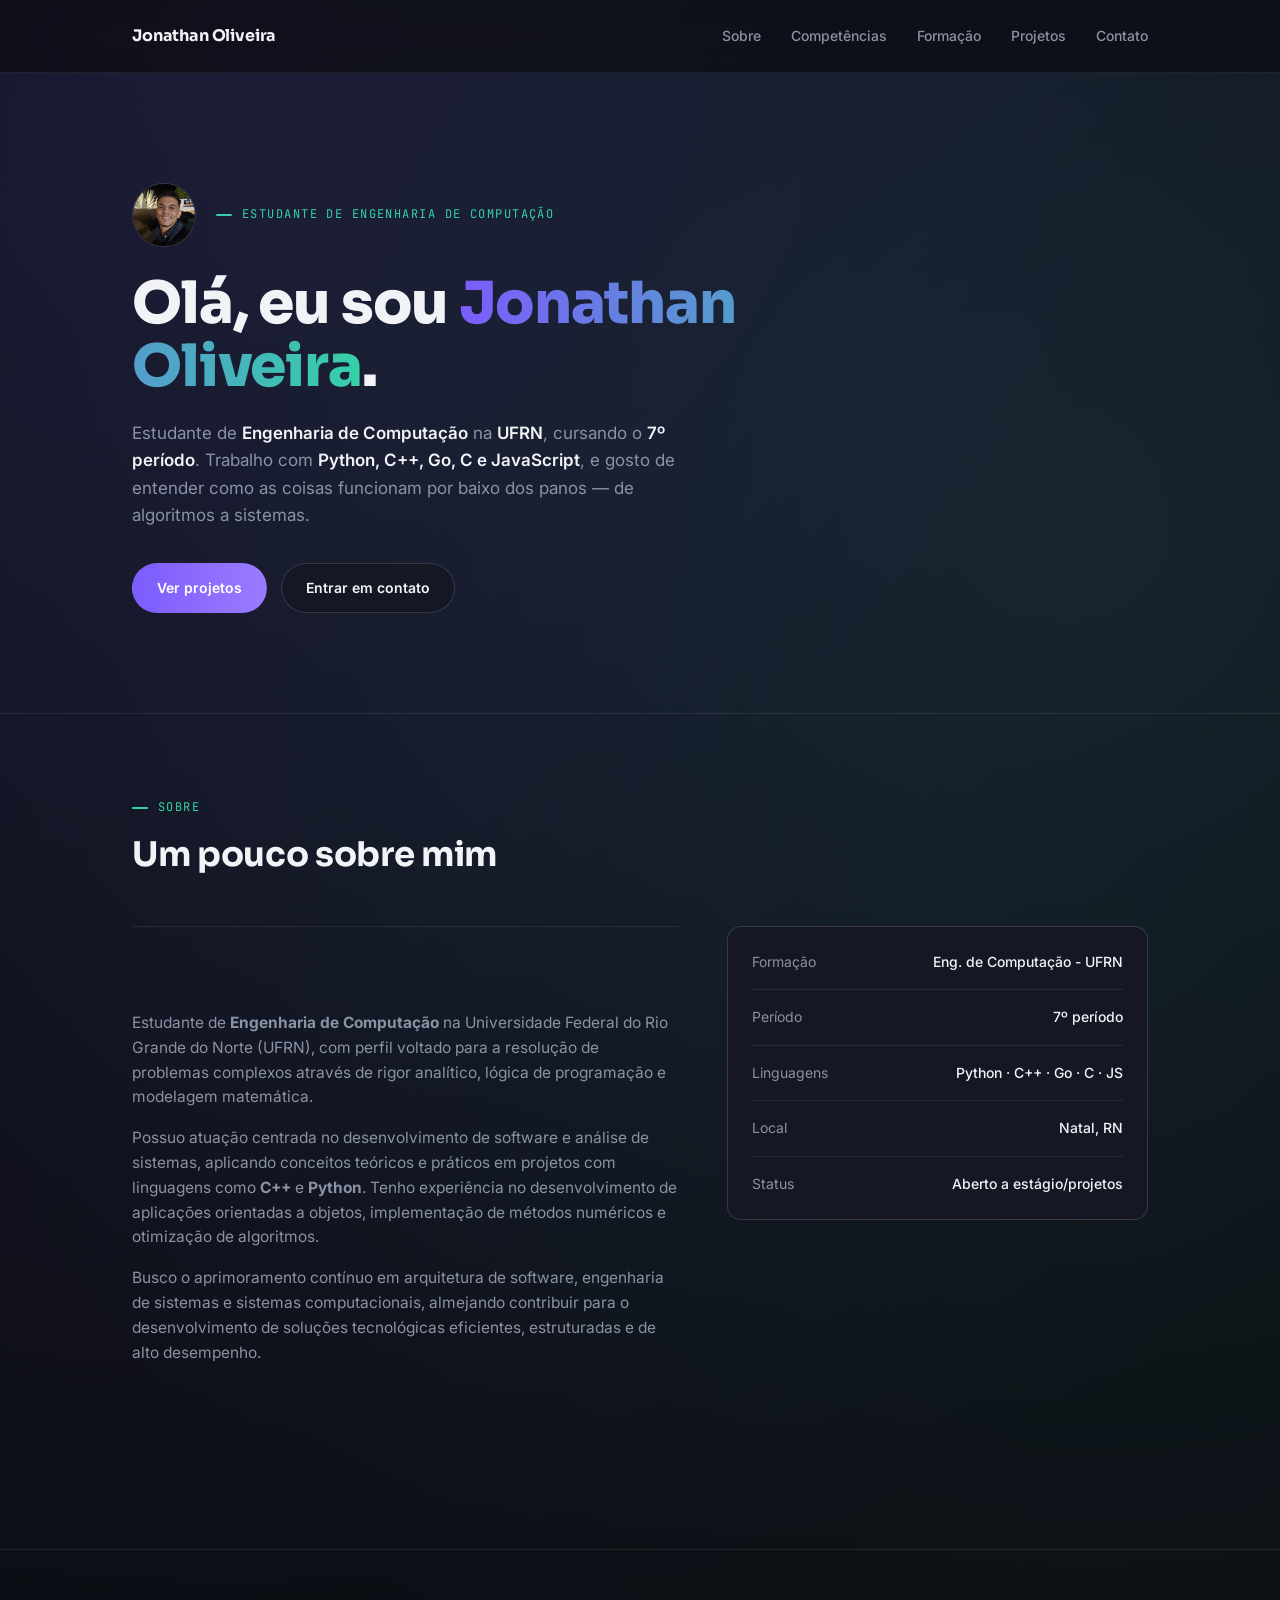
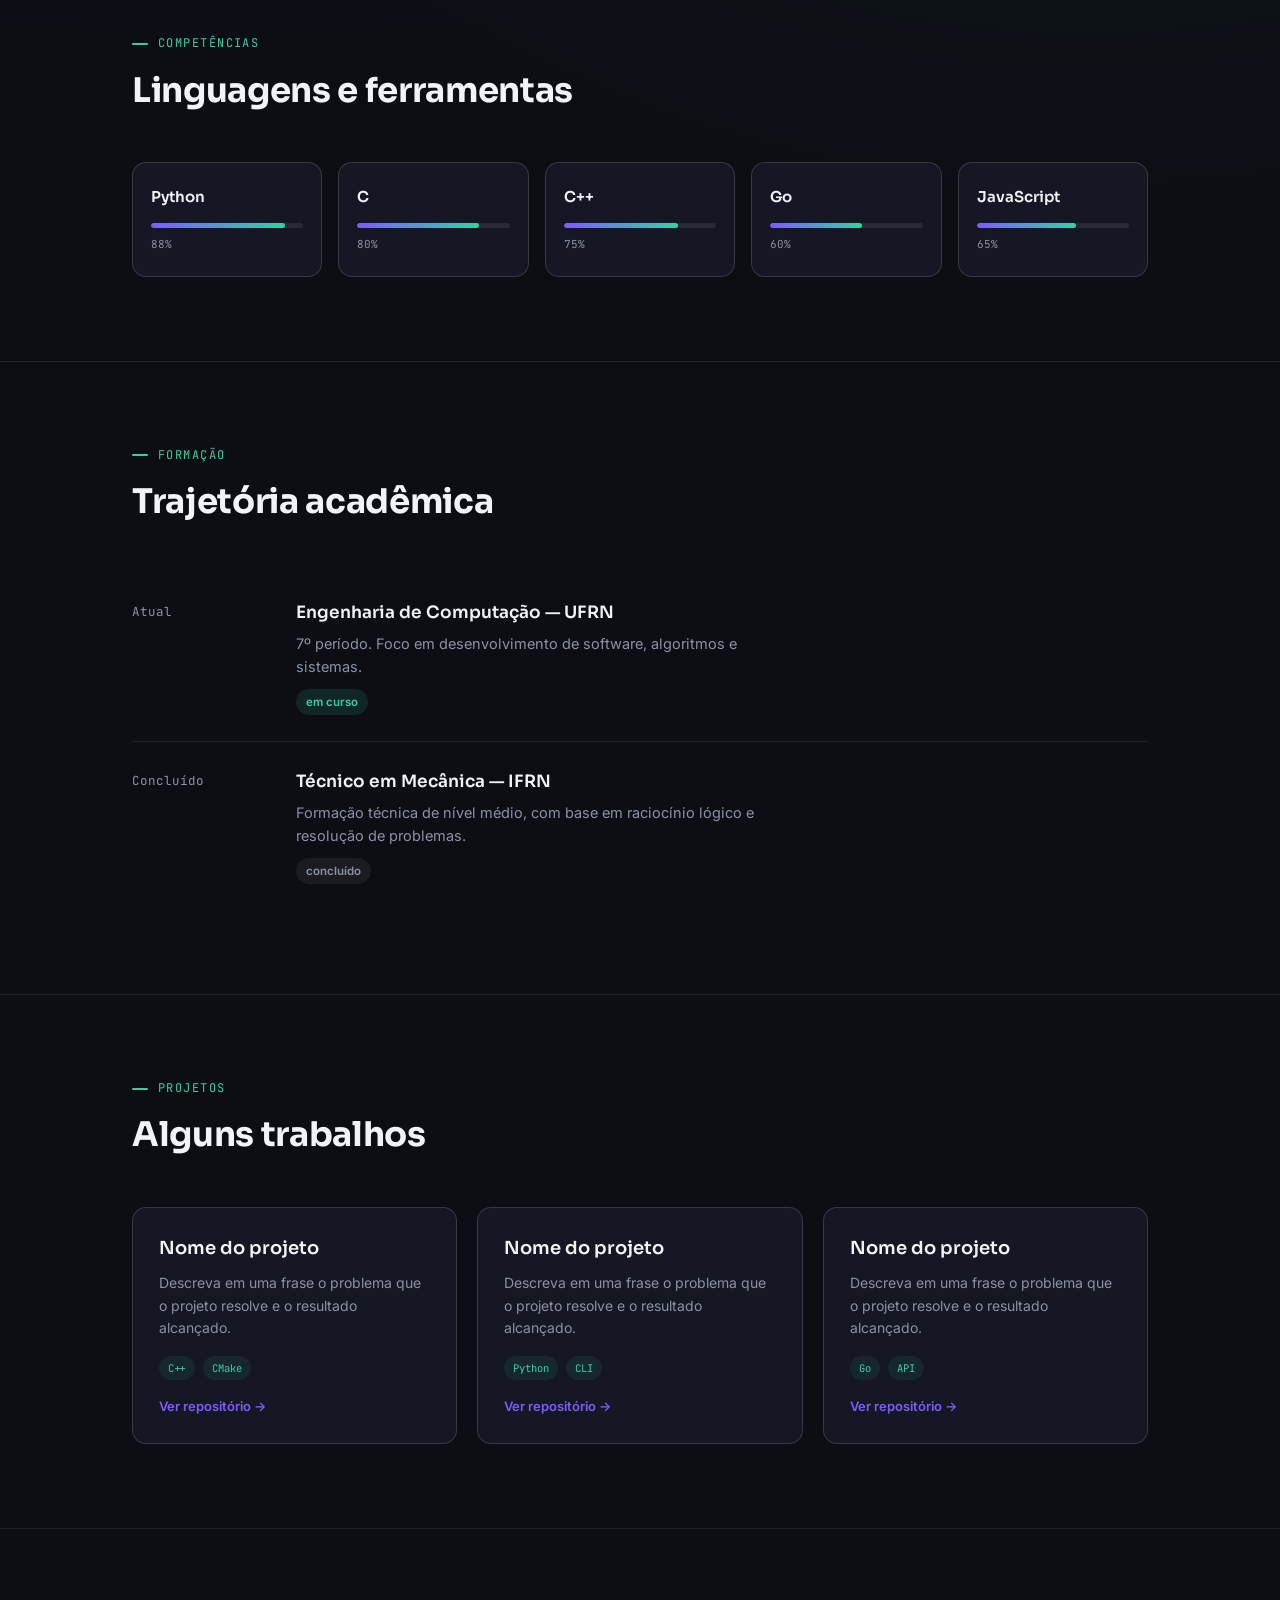
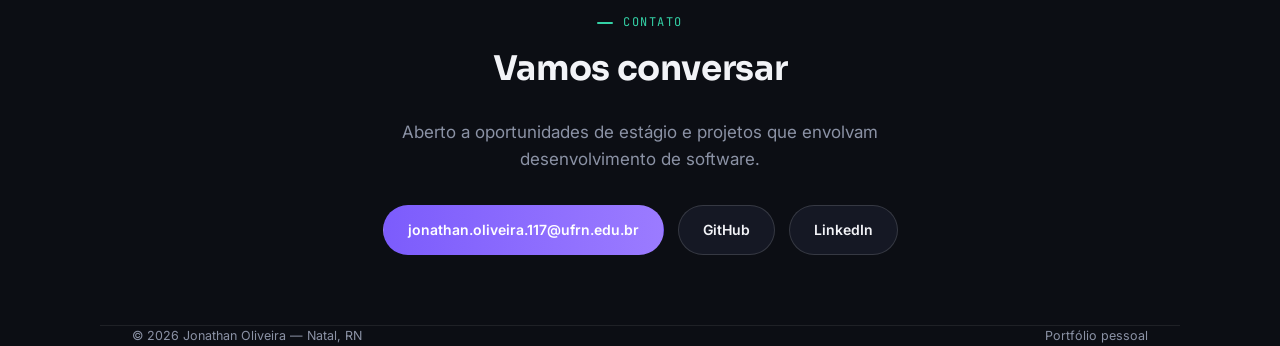
<file: index.html>
<!DOCTYPE html>
<html lang="pt-BR">
<head>
<meta charset="UTF-8">
<meta name="viewport" content="width=device-width, initial-scale=1.0">
<title>Portfólio — Engenharia de Computação</title>
<link rel="preconnect" href="https://fonts.googleapis.com">
<link rel="preconnect" href="https://fonts.gstatic.com" crossorigin>
<link href="https://fonts.googleapis.com/css2?family=Sora:wght@400;500;600;700;800&family=Inter:wght@400;500;600&family=JetBrains+Mono:wght@400;500;600&display=swap" rel="stylesheet">
<link rel="stylesheet" href="styles.css">
</head>
<body>

<header>
  <nav class="wrap">
    <div class="brand">Jonathan Oliveira</div>
    <ul>
      <li><a href="#sobre">Sobre</a></li>
      <li><a href="#skills">Competências</a></li>
      <li><a href="#formacao">Formação</a></li>
      <li><a href="#projetos">Projetos</a></li>
      <li><a href="#contato">Contato</a></li>
    </ul>
  </nav>
</header>

<main>
  <!-- HERO -->
  <section class="hero" style="border-top:none;">
    <div class="wrap">
      <div class="hero-top">
        <div class="avatar" id="avatarBox">
          <img id="profilePhoto" src="photo.JPG" alt="Foto de perfil">
          <div class="avatar-placeholder">
            <svg width="24" height="24" viewBox="0 0 24 24" fill="none" stroke="currentColor" stroke-width="1.6">
              <circle cx="12" cy="8" r="4"/>
              <path d="M4 21c0-4.4 3.6-8 8-8s8 3.6 8 8"/>
            </svg>
          </div>
        </div>
        <div class="eyebrow">Estudante de Engenharia de Computação</div>
      </div>

      <h1>Olá, eu sou <span class="accent">Jonathan Oliveira</span>.</h1>
      <p class="lede">
        Estudante de <b>Engenharia de Computação</b> na <b>UFRN</b>, cursando o <b>7º período</b>.
        Trabalho com <b>Python, C++, Go, C e JavaScript</b>, e gosto de entender como as coisas
        funcionam por baixo dos panos — de algoritmos a sistemas.
      </p>
      <div class="cta-row">
        <a href="#projetos" class="btn primary">Ver projetos</a>
        <a href="#contato" class="btn ghost">Entrar em contato</a>
      </div>
    </div>
  </section>

  <!-- ABOUT -->
  <section id="sobre">
    <div class="wrap">
      <div class="sec-head">
        <div class="eyebrow">Sobre</div>
        <h2>Um pouco sobre mim</h2>
      </div>

      <div class="about-grid">
        <div>
          <section id="sobre">
  <p>
    Estudante de <strong>Engenharia de Computação</strong> na Universidade Federal do Rio Grande do Norte (UFRN), com perfil voltado para a resolução de problemas complexos através de rigor analítico, lógica de programação e modelagem matemática.
  </p>
  <p>
    Possuo atuação centrada no desenvolvimento de software e análise de sistemas, aplicando conceitos teóricos e práticos em projetos com linguagens como <strong>C++</strong> e <strong>Python</strong>. Tenho experiência no desenvolvimento de aplicações orientadas a objetos, implementação de métodos numéricos e otimização de algoritmos.
  </p>
  <p>
    Busco o aprimoramento contínuo em arquitetura de software, engenharia de sistemas e sistemas computacionais, almejando contribuir para o desenvolvimento de soluções tecnológicas eficientes, estruturadas e de alto desempenho.
  </p>
</section>
        </div>

        <div class="info-card">
          <div class="info-row"><span>Formação</span><span>Eng. de Computação - UFRN</span></div>
          <div class="info-row"><span>Período</span><span>7º período</span></div>
          <div class="info-row"><span>Linguagens</span><span>Python · C++ · Go · C · JS</span></div>
          <div class="info-row"><span>Local</span><span>Natal, RN</span></div>
          <div class="info-row"><span>Status</span><span>Aberto a estágio/projetos</span></div>
        </div>
      </div>
    </div>
  </section>

  <!-- SKILLS -->
  <section id="skills">
    <div class="wrap">
      <div class="sec-head">
        <div class="eyebrow">Competências</div>
        <h2>Linguagens e ferramentas</h2>
      </div>

      <div class="skills-grid" id="skillsGrid"></div>
    </div>
  </section>

  <!-- EDUCATION -->
  <section id="formacao">
    <div class="wrap">
      <div class="sec-head">
        <div class="eyebrow">Formação</div>
        <h2>Trajetória acadêmica</h2>
      </div>

      <div class="timeline">
        <div class="tl-item">
          <div class="tl-date">Atual</div>
          <div>
            <h3>Engenharia de Computação — UFRN</h3>
            <p>7º período. Foco em desenvolvimento de software, algoritmos e sistemas.</p>
            <span class="tl-status">em curso</span>
          </div>
        </div>
        <div class="tl-item">
          <div class="tl-date">Concluído</div>
          <div>
            <h3>Técnico em Mecânica — IFRN</h3>
            <p>Formação técnica de nível médio, com base em raciocínio lógico e resolução de problemas.</p>
            <span class="tl-status past">concluído</span>
          </div>
        </div>
      </div>
    </div>
  </section>

  <!-- PROJECTS -->
  <section id="projetos">
    <div class="wrap">
      <div class="sec-head">
        <div class="eyebrow">Projetos</div>
        <h2>Alguns trabalhos</h2>
      </div>

      <div class="proj-grid">
        <div class="proj-card">
          <h3>Nome do projeto</h3>
          <p>Descreva em uma frase o problema que o projeto resolve e o resultado alcançado.</p>
          <div class="proj-tags"><span class="tag">C++</span><span class="tag">CMake</span></div>
          <a href="#" class="proj-link">Ver repositório →</a>
        </div>
        <div class="proj-card">
          <h3>Nome do projeto</h3>
          <p>Descreva em uma frase o problema que o projeto resolve e o resultado alcançado.</p>
          <div class="proj-tags"><span class="tag">Python</span><span class="tag">CLI</span></div>
          <a href="#" class="proj-link">Ver repositório →</a>
        </div>
        <div class="proj-card">
          <h3>Nome do projeto</h3>
          <p>Descreva em uma frase o problema que o projeto resolve e o resultado alcançado.</p>
          <div class="proj-tags"><span class="tag">Go</span><span class="tag">API</span></div>
          <a href="#" class="proj-link">Ver repositório →</a>
        </div>
      </div>
    </div>
  </section>

  <!-- CONTACT -->
  <section id="contato" class="contact">
    <div class="wrap">
      <div class="eyebrow">Contato</div>
      <h2>Vamos conversar</h2>
      <p class="lede">Aberto a oportunidades de estágio e projetos que envolvam desenvolvimento de software.</p>
      <div class="contact-row">
        <a href="mailto:seuemail@exemplo.com" class="btn primary">jonathan.oliveira.117@ufrn.edu.br</a>
        <a href="https://github.com/JonathanOliveir4" target="_blank" rel="noopener noreferrer" class="btn ghost">GitHub</a>
        <a href="https://www.linkedin.com/in/jjonathanoliveira" target="_blank" rel="noopener noreferrer" class="btn ghost">LinkedIn</a>
      </div>
    </div>
  </section>
</main>

<footer class="wrap">
  <span>© 2026 Jonathan Oliveira — Natal, RN</span>
  <span>Portfólio pessoal</span>
</footer>

<script src="script.js"></script>

</body>
</html>
</file>
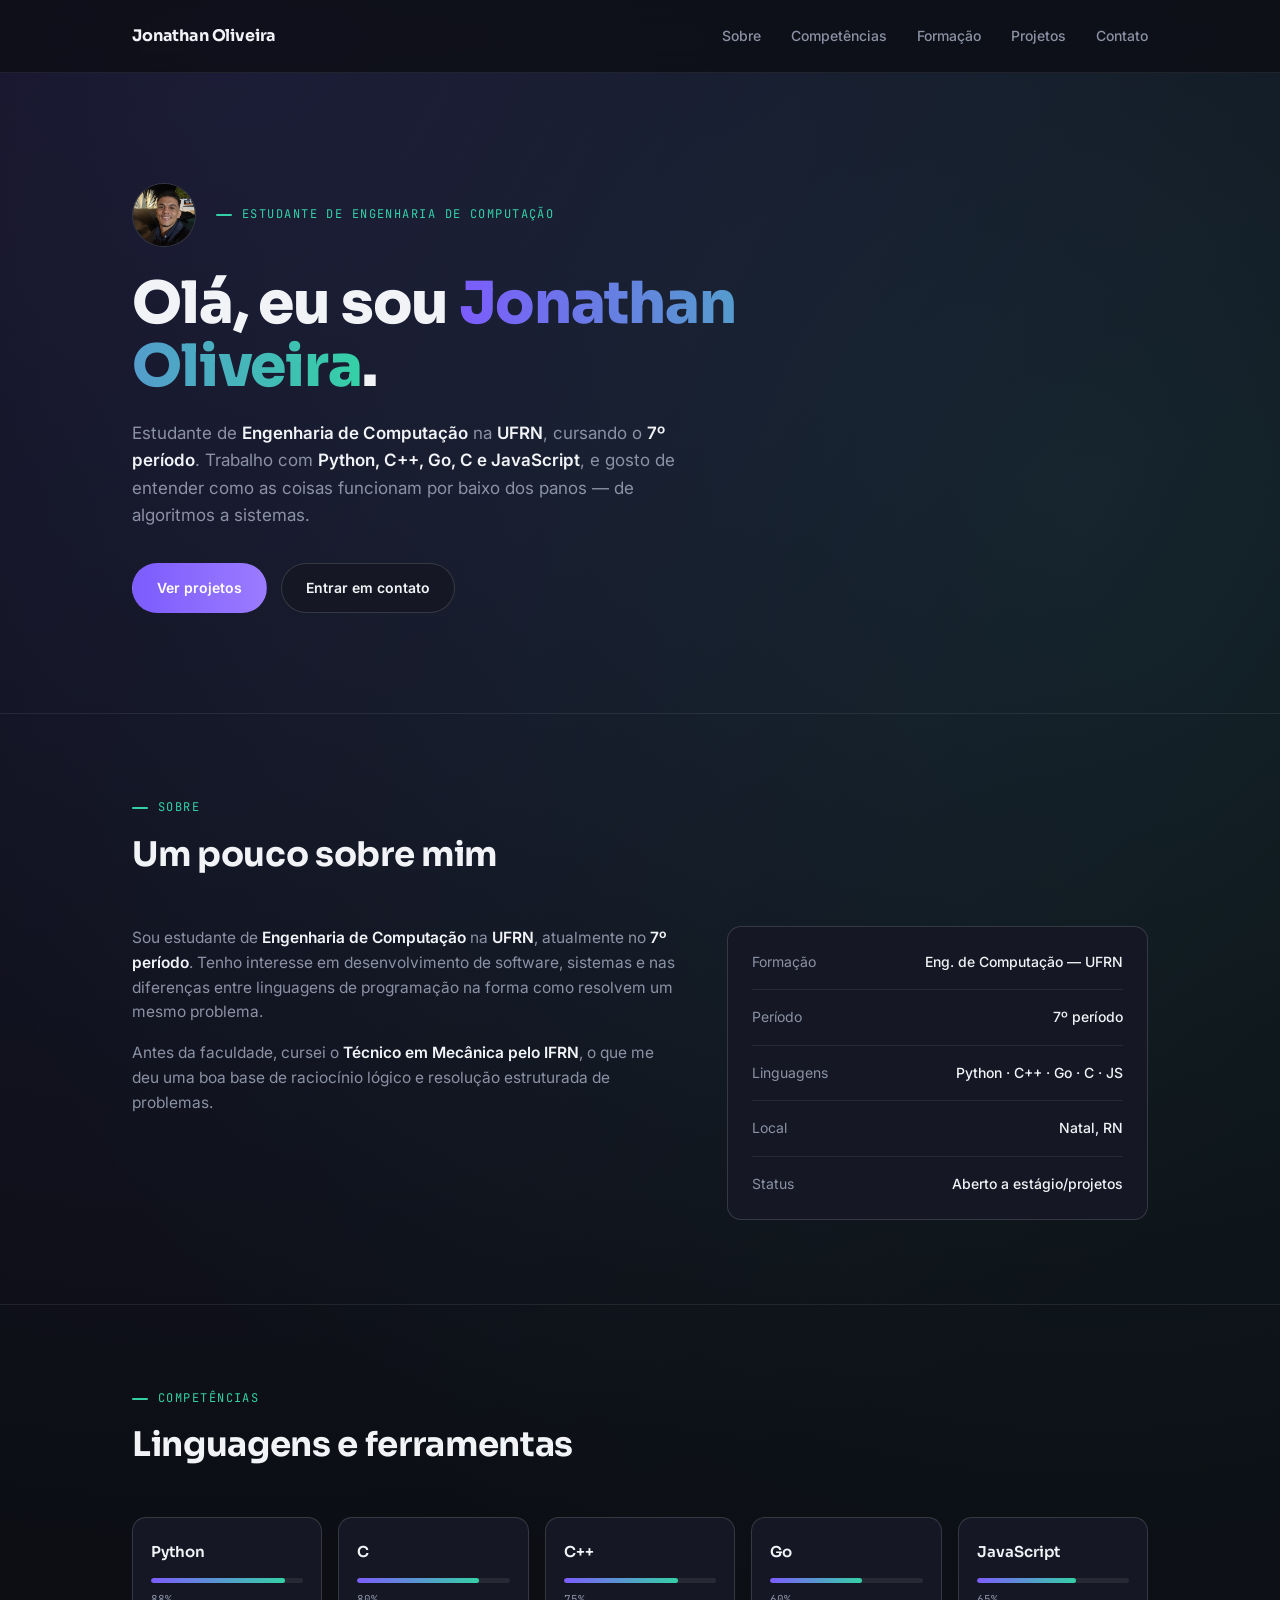
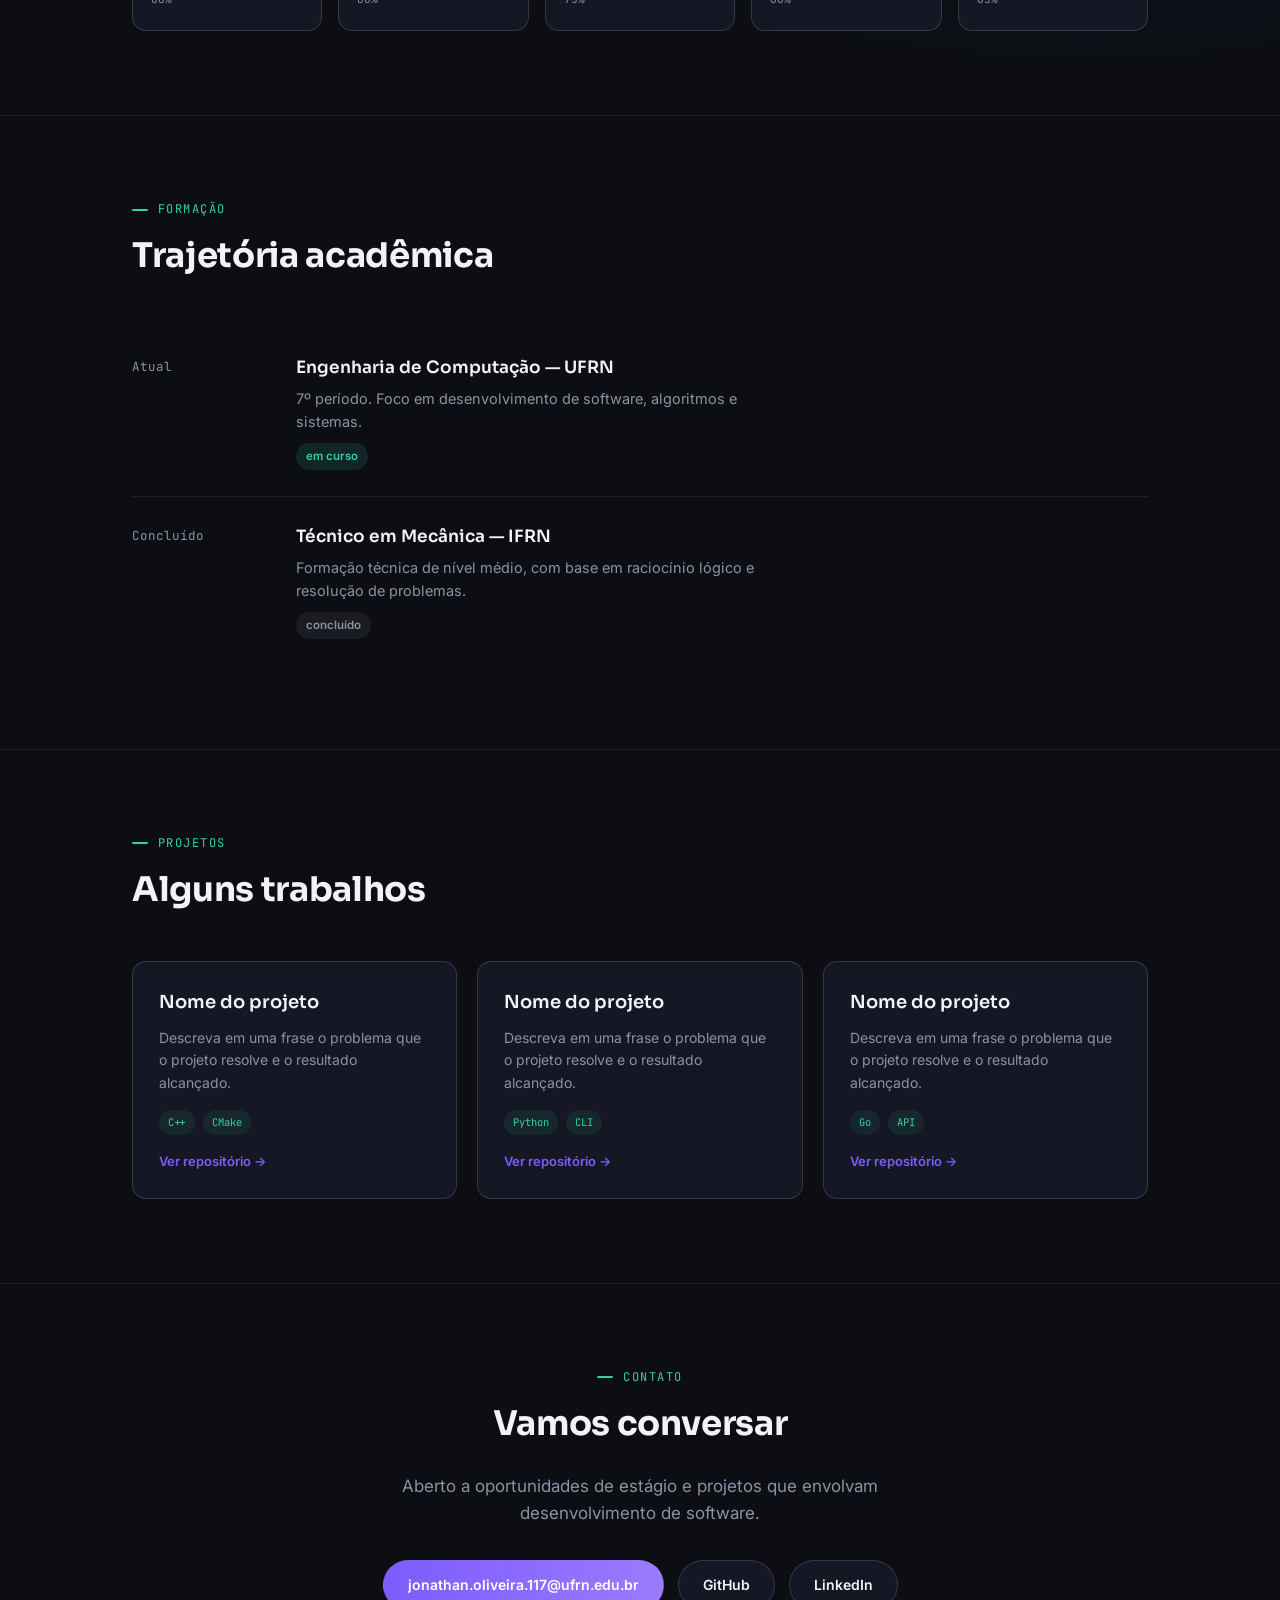
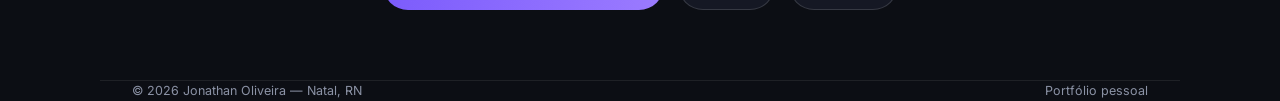
<file: portifolio.html>
<!DOCTYPE html>
<html lang="pt-BR">
<head>
<meta charset="UTF-8">
<meta name="viewport" content="width=device-width, initial-scale=1.0">
<title>Portfólio — Engenharia de Computação</title>
<link rel="preconnect" href="https://fonts.googleapis.com">
<link rel="preconnect" href="https://fonts.gstatic.com" crossorigin>
<link href="https://fonts.googleapis.com/css2?family=Sora:wght@400;500;600;700;800&family=Inter:wght@400;500;600&family=JetBrains+Mono:wght@400;500;600&display=swap" rel="stylesheet">
<link rel="stylesheet" href="styles.css">
</head>
<body>

<header>
  <nav class="wrap">
    <div class="brand">Jonathan Oliveira</div>
    <ul>
      <li><a href="#sobre">Sobre</a></li>
      <li><a href="#skills">Competências</a></li>
      <li><a href="#formacao">Formação</a></li>
      <li><a href="#projetos">Projetos</a></li>
      <li><a href="#contato">Contato</a></li>
    </ul>
  </nav>
</header>

<main>
  <!-- HERO -->
  <section class="hero" style="border-top:none;">
    <div class="wrap">
      <div class="hero-top">
        <div class="avatar" id="avatarBox">
          <img id="profilePhoto" src="photo.JPG" alt="Foto de perfil">
          <div class="avatar-placeholder">
            <svg width="24" height="24" viewBox="0 0 24 24" fill="none" stroke="currentColor" stroke-width="1.6">
              <circle cx="12" cy="8" r="4"/>
              <path d="M4 21c0-4.4 3.6-8 8-8s8 3.6 8 8"/>
            </svg>
          </div>
        </div>
        <div class="eyebrow">Estudante de Engenharia de Computação</div>
      </div>

      <h1>Olá, eu sou <span class="accent">Jonathan Oliveira</span>.</h1>
      <p class="lede">
        Estudante de <b>Engenharia de Computação</b> na <b>UFRN</b>, cursando o <b>7º período</b>.
        Trabalho com <b>Python, C++, Go, C e JavaScript</b>, e gosto de entender como as coisas
        funcionam por baixo dos panos — de algoritmos a sistemas.
      </p>
      <div class="cta-row">
        <a href="#projetos" class="btn primary">Ver projetos</a>
        <a href="#contato" class="btn ghost">Entrar em contato</a>
      </div>
    </div>
  </section>

  <!-- ABOUT -->
  <section id="sobre">
    <div class="wrap">
      <div class="sec-head">
        <div class="eyebrow">Sobre</div>
        <h2>Um pouco sobre mim</h2>
      </div>

      <div class="about-grid">
        <div>
          <p>Sou estudante de <b>Engenharia de Computação</b> na <b>UFRN</b>, atualmente no <b>7º período</b>.
          Tenho interesse em desenvolvimento de software, sistemas e nas diferenças entre linguagens de programação
          na forma como resolvem um mesmo problema.</p>
          <p>Antes da faculdade, cursei o <b>Técnico em Mecânica pelo IFRN</b>, o que me deu uma boa base de
          raciocínio lógico e resolução estruturada de problemas.</p>
        </div>

        <div class="info-card">
          <div class="info-row"><span>Formação</span><span>Eng. de Computação — UFRN</span></div>
          <div class="info-row"><span>Período</span><span>7º período</span></div>
          <div class="info-row"><span>Linguagens</span><span>Python · C++ · Go · C · JS</span></div>
          <div class="info-row"><span>Local</span><span>Natal, RN</span></div>
          <div class="info-row"><span>Status</span><span>Aberto a estágio/projetos</span></div>
        </div>
      </div>
    </div>
  </section>

  <!-- SKILLS -->
  <section id="skills">
    <div class="wrap">
      <div class="sec-head">
        <div class="eyebrow">Competências</div>
        <h2>Linguagens e ferramentas</h2>
      </div>

      <div class="skills-grid" id="skillsGrid"></div>
    </div>
  </section>

  <!-- EDUCATION -->
  <section id="formacao">
    <div class="wrap">
      <div class="sec-head">
        <div class="eyebrow">Formação</div>
        <h2>Trajetória acadêmica</h2>
      </div>

      <div class="timeline">
        <div class="tl-item">
          <div class="tl-date">Atual</div>
          <div>
            <h3>Engenharia de Computação — UFRN</h3>
            <p>7º período. Foco em desenvolvimento de software, algoritmos e sistemas.</p>
            <span class="tl-status">em curso</span>
          </div>
        </div>
        <div class="tl-item">
          <div class="tl-date">Concluído</div>
          <div>
            <h3>Técnico em Mecânica — IFRN</h3>
            <p>Formação técnica de nível médio, com base em raciocínio lógico e resolução de problemas.</p>
            <span class="tl-status past">concluído</span>
          </div>
        </div>
      </div>
    </div>
  </section>

  <!-- PROJECTS -->
  <section id="projetos">
    <div class="wrap">
      <div class="sec-head">
        <div class="eyebrow">Projetos</div>
        <h2>Alguns trabalhos</h2>
      </div>

      <div class="proj-grid">
        <div class="proj-card">
          <h3>Nome do projeto</h3>
          <p>Descreva em uma frase o problema que o projeto resolve e o resultado alcançado.</p>
          <div class="proj-tags"><span class="tag">C++</span><span class="tag">CMake</span></div>
          <a href="#" class="proj-link">Ver repositório →</a>
        </div>
        <div class="proj-card">
          <h3>Nome do projeto</h3>
          <p>Descreva em uma frase o problema que o projeto resolve e o resultado alcançado.</p>
          <div class="proj-tags"><span class="tag">Python</span><span class="tag">CLI</span></div>
          <a href="#" class="proj-link">Ver repositório →</a>
        </div>
        <div class="proj-card">
          <h3>Nome do projeto</h3>
          <p>Descreva em uma frase o problema que o projeto resolve e o resultado alcançado.</p>
          <div class="proj-tags"><span class="tag">Go</span><span class="tag">API</span></div>
          <a href="#" class="proj-link">Ver repositório →</a>
        </div>
      </div>
    </div>
  </section>

  <!-- CONTACT -->
  <section id="contato" class="contact">
    <div class="wrap">
      <div class="eyebrow">Contato</div>
      <h2>Vamos conversar</h2>
      <p class="lede">Aberto a oportunidades de estágio e projetos que envolvam desenvolvimento de software.</p>
      <div class="contact-row">
        <a href="mailto:seuemail@exemplo.com" class="btn primary">jonathan.oliveira.117@ufrn.edu.br</a>
        <a href="https://github.com/JonathanOliveir4" target="_blank" rel="noopener noreferrer" class="btn ghost">GitHub</a>
        <a href="https://www.linkedin.com/in/jjonathanoliveira" target="_blank" rel="noopener noreferrer" class="btn ghost">LinkedIn</a>
      </div>
    </div>
  </section>
</main>

<footer class="wrap">
  <span>© 2026 Jonathan Oliveira — Natal, RN</span>
  <span>Portfólio pessoal</span>
</footer>

<script src="script.js"></script>

</body>
</html>
</file>
<file: styles.css>
:root{
    --bg: #0C0E14;
    --bg-alt: #12151E;
    --card: #151824;
    --line: rgba(255,255,255,0.08);
    --line-strong: rgba(255,255,255,0.14);
    --ink: #F2F3F7;
    --ink-dim: #8B92A5;
    --accent: #7C5CFC;
    --accent-2: #34D1A6;
    --radius: 14px;
    --display: 'Sora', sans-serif;
    --body: 'Inter', sans-serif;
    --mono: 'JetBrains Mono', monospace;
  }

  *{margin:0;padding:0;box-sizing:border-box;}
  html{scroll-behavior:smooth;}

  body{
    background: var(--bg);
    background-image: radial-gradient(circle at 18% 0%, rgba(124,92,252,0.14), transparent 45%),
                       radial-gradient(circle at 85% 15%, rgba(52,209,166,0.10), transparent 40%);
    color: var(--ink);
    font-family: var(--body);
    line-height: 1.6;
    -webkit-font-smoothing: antialiased;
    overflow-x: hidden;
  }

  @media (prefers-reduced-motion: reduce){
    *{animation-duration: 0.01ms !important; animation-iteration-count: 1 !important; transition-duration: 0.01ms !important;}
  }

  a{color:inherit;}
  ::selection{background:var(--accent); color:#fff;}
  :focus-visible{outline:2px solid var(--accent-2); outline-offset:3px; border-radius:4px;}

  .wrap{
    max-width: 1080px;
    margin: 0 auto;
    padding: 0 32px;
  }

  .eyebrow{
    font-family: var(--mono);
    font-size: 12px;
    letter-spacing: 0.12em;
    text-transform: uppercase;
    color: var(--accent-2);
    display:flex;
    align-items:center;
    gap:10px;
  }
  .eyebrow::before{
    content:'';
    width:16px;height:2px;
    background:var(--accent-2);
    border-radius:2px;
  }

  /* ---------- nav ---------- */
  header{
    position: sticky;
    top:0;
    z-index: 50;
    background: rgba(12,14,20,0.78);
    backdrop-filter: blur(10px);
    border-bottom: 1px solid var(--line);
  }
  nav.wrap{
    display:flex;
    align-items:center;
    justify-content:space-between;
    height:72px;
  }
  .brand{
    font-family:var(--display);
    font-weight:700;
    font-size:16px;
    letter-spacing:-0.01em;
  }
  nav ul{
    list-style:none;
    display:flex;
    gap:30px;
    font-size:14px;
    font-weight:500;
  }
  nav ul a{
    text-decoration:none;
    color:var(--ink-dim);
    transition: color .2s;
  }
  nav ul a:hover{color:var(--ink);}

  @media (max-width:720px){
    nav ul{display:none;}
  }

  /* ---------- hero ---------- */
  .hero{
    padding: 110px 0 100px;
  }
  .hero-top{
    display:flex;
    align-items:center;
    gap:20px;
    margin-bottom:26px;
  }
  .avatar{
    width:64px; height:64px;
    border-radius:50%;
    overflow:hidden;
    flex-shrink:0;
    border:1px solid var(--line-strong);
    background: var(--card);
    position:relative;
  }
  .avatar img{
    width:100%; height:100%;
    object-fit:cover;
    display:block;
  }
  .avatar .avatar-placeholder{
    position:absolute; inset:0;
    display:flex; align-items:center; justify-content:center;
    color: var(--ink-dim);
  }
  .avatar.has-photo .avatar-placeholder{display:none;}
  .avatar:not(.has-photo) img{display:none;}

  h1{
    font-family: var(--display);
    font-weight:800;
    font-size: clamp(36px, 5.2vw, 58px);
    line-height:1.08;
    letter-spacing:-0.02em;
    max-width:16ch;
  }
  h1 .accent{
    background: linear-gradient(90deg, var(--accent), var(--accent-2));
    -webkit-background-clip:text;
    background-clip:text;
    color:transparent;
  }
  .lede{
    margin-top:22px;
    font-size:17px;
    color:var(--ink-dim);
    max-width:52ch;
  }
  .lede b{color:var(--ink); font-weight:600;}

  .cta-row{
    margin-top:34px;
    display:flex;
    gap:14px;
    flex-wrap:wrap;
  }
  .btn{
    font-size:14px;
    font-weight:600;
    padding:13px 24px;
    border-radius:999px;
    text-decoration:none;
    display:inline-flex;
    align-items:center;
    gap:8px;
    transition: all .2s ease;
    border:1px solid var(--line-strong);
  }
  .btn.primary{
    background: linear-gradient(90deg, var(--accent), #9B7BFF);
    color:#fff;
    border-color:transparent;
  }
  .btn.primary:hover{filter:brightness(1.1); transform:translateY(-1px);}
  .btn.ghost{color:var(--ink); background:var(--card);}
  .btn.ghost:hover{border-color:var(--accent-2); color:var(--accent-2);}

  /* ---------- section shell ---------- */
  section{
    position:relative;
    padding: 84px 0;
    border-top:1px solid var(--line);
  }
  .sec-head{
    margin-bottom:44px;
  }
  h2{
    font-family: var(--display);
    font-size: clamp(26px, 3.2vw, 34px);
    font-weight:700;
    margin-top:10px;
    letter-spacing:-0.01em;
  }

  /* ---------- about ---------- */
  .about-grid{
    display:grid;
    grid-template-columns: 1.3fr 1fr;
    gap:48px;
    align-items:start;
  }
  .about-grid p{color:var(--ink-dim); margin-bottom:16px; font-size:15.5px;}
  .about-grid p b{color:var(--ink); font-weight:600;}

  .info-card{
    border:1px solid var(--line-strong);
    border-radius: var(--radius);
    padding:8px 24px;
    background: var(--card);
  }
  .info-row{
    display:flex;
    justify-content:space-between;
    gap:16px;
    padding:16px 0;
    border-bottom:1px solid var(--line);
    font-size:14px;
  }
  .info-row:last-child{border-bottom:none;}
  .info-row span:first-child{color:var(--ink-dim);}
  .info-row span:last-child{color:var(--ink); font-weight:500; text-align:right;}

  /* ---------- skills ---------- */
  .skills-grid{
    display:grid;
    grid-template-columns:repeat(5, 1fr);
    gap:16px;
  }
  @media (max-width:900px){.skills-grid{grid-template-columns:repeat(3,1fr);}}
  @media (max-width:560px){.skills-grid{grid-template-columns:repeat(2,1fr);}}

  .skill-card{
    border:1px solid var(--line-strong);
    border-radius: var(--radius);
    background:var(--card);
    padding:22px 18px;
    transition: border-color .2s, transform .2s;
  }
  .skill-card:hover{border-color:var(--accent); transform:translateY(-3px);}
  .skill-name{
    font-family:var(--display);
    font-weight:600;
    font-size:15px;
  }
  .skill-bar-track{
    margin-top:14px;
    height:5px;
    border-radius:4px;
    background: rgba(255,255,255,0.08);
    overflow:hidden;
  }
  .skill-bar-fill{
    height:100%;
    width:0%;
    border-radius:4px;
    background: linear-gradient(90deg, var(--accent), var(--accent-2));
    transition: width 1.1s cubic-bezier(.2,.9,.25,1);
  }
  .skill-level{
    margin-top:8px;
    font-family:var(--mono);
    font-size:11px;
    color:var(--ink-dim);
  }

  /* ---------- timeline ---------- */
  .timeline{
    display:flex;
    flex-direction:column;
    gap:0;
  }
  .tl-item{
    display:grid;
    grid-template-columns: 140px 1fr;
    gap:24px;
    padding:26px 0;
    border-bottom:1px solid var(--line);
  }
  .tl-item:last-child{border-bottom:none;}
  .tl-date{
    font-family:var(--mono);
    font-size:12.5px;
    color:var(--ink-dim);
    padding-top:3px;
  }
  .tl-item h3{
    font-family:var(--display);
    font-size:17px;
    font-weight:600;
  }
  .tl-item p{
    margin-top:6px;
    color:var(--ink-dim);
    font-size:14.5px;
    max-width:56ch;
  }
  .tl-status{
    display:inline-block;
    margin-top:10px;
    font-size:11.5px;
    font-weight:600;
    padding:4px 10px;
    border-radius:999px;
    background: rgba(52,209,166,0.12);
    color: var(--accent-2);
  }
  .tl-status.past{
    background: rgba(255,255,255,0.06);
    color: var(--ink-dim);
  }

  /* ---------- projects ---------- */
  .proj-grid{
    display:grid;
    grid-template-columns:repeat(3,1fr);
    gap:20px;
  }
  @media (max-width:860px){.proj-grid{grid-template-columns:1fr;}}
  .proj-card{
    border:1px solid var(--line-strong);
    border-radius: var(--radius);
    background:var(--card);
    padding:26px;
    display:flex;
    flex-direction:column;
    min-height:210px;
    transition:border-color .2s, transform .2s;
  }
  .proj-card:hover{border-color:var(--accent); transform:translateY(-4px);}
  .proj-card h3{
    font-family:var(--display);
    font-size:18px;
    font-weight:600;
  }
  .proj-card p{
    color:var(--ink-dim);
    font-size:14px;
    margin-top:10px;
    flex-grow:1;
  }
  .proj-tags{
    display:flex; gap:8px; flex-wrap:wrap; margin-top:16px;
  }
  .tag{
    font-family:var(--mono);
    font-size:10.5px;
    color:var(--accent-2);
    background: rgba(52,209,166,0.08);
    padding:4px 9px;
    border-radius:999px;
  }
  .proj-link{
    margin-top:16px;
    font-size:13px;
    font-weight:600;
    color:var(--accent);
    text-decoration:none;
  }

  /* ---------- contact ---------- */
  .contact{
    text-align:center;
    padding-bottom:70px;
  }
  .contact .eyebrow{justify-content:center;}
  .contact .lede{margin-left:auto; margin-right:auto; text-align:center;}
  .contact-row{
    margin-top:32px;
    display:flex;
    justify-content:center;
    gap:14px;
    flex-wrap:wrap;
  }

  footer{
    border-top:1px solid var(--line);
    padding:26px 0;
    font-size:12.5px;
    color:var(--ink-dim);
    display:flex;
    justify-content:space-between;
    flex-wrap:wrap;
    gap:10px;
  }

  @media (max-width:820px){
    .about-grid{grid-template-columns:1fr;}
    .tl-item{grid-template-columns:1fr; gap:6px;}
  }
</file>
